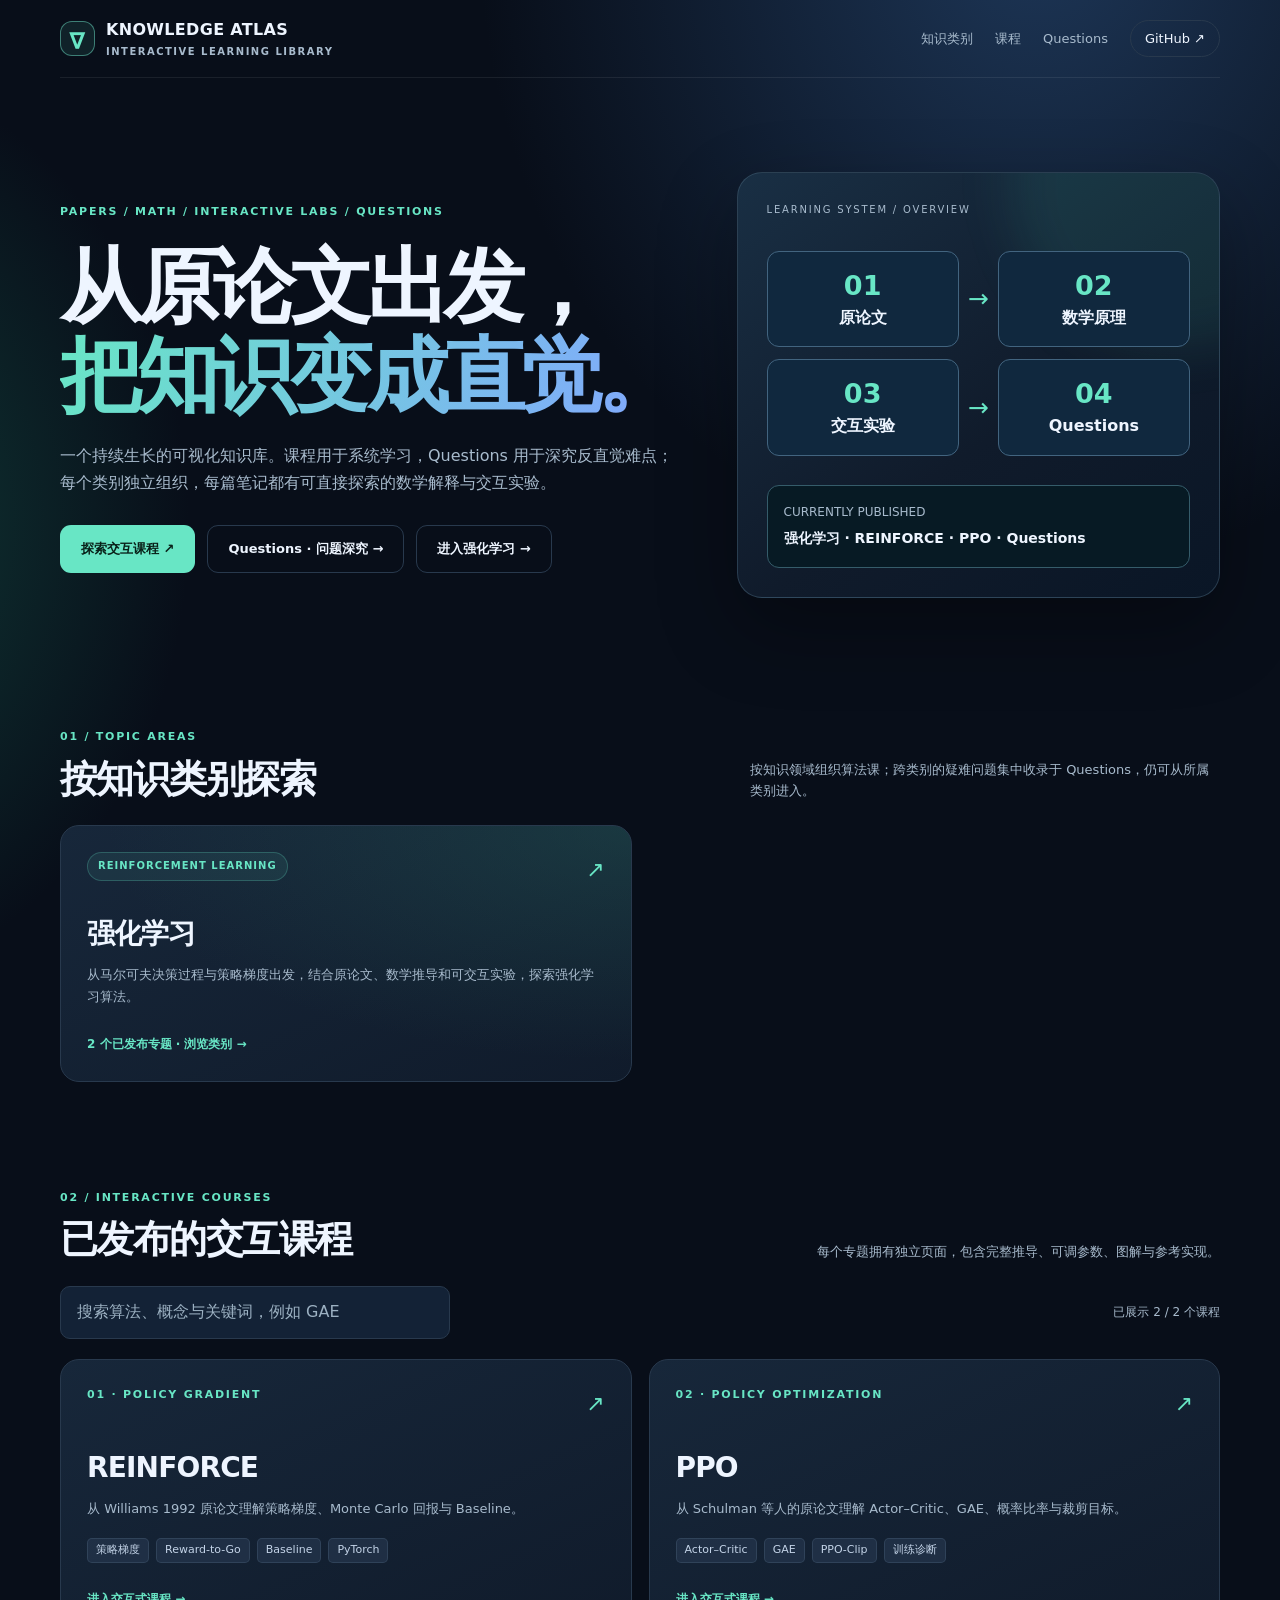
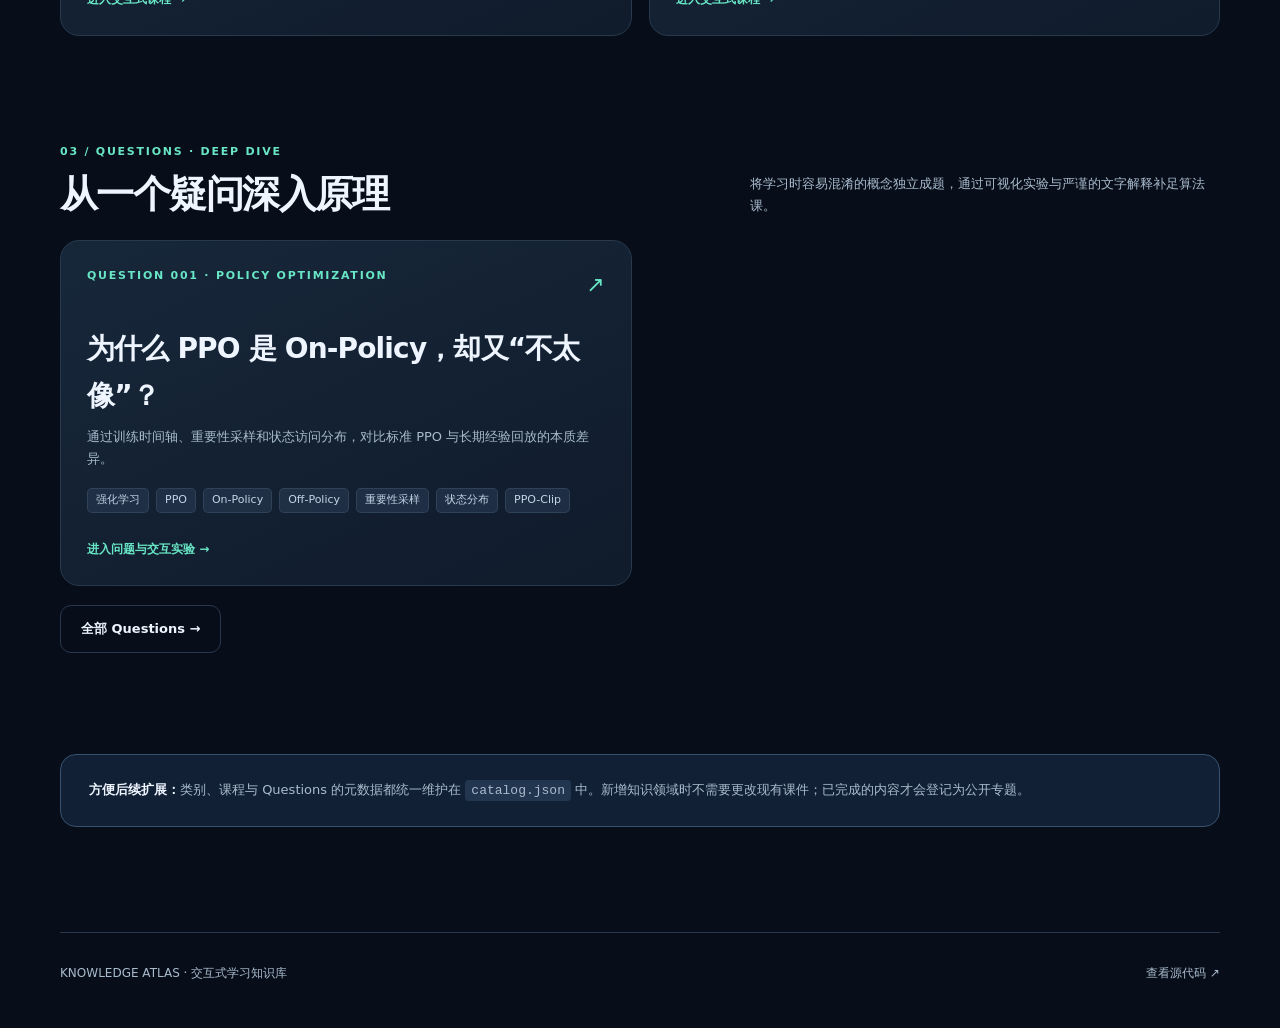
<file: index.html>
<!doctype html>
<html lang="zh-CN"><head><meta charset="utf-8"><meta name="viewport" content="width=device-width,initial-scale=1"><meta name="theme-color" content="#080e19"><meta name="description" content="交互式学习知识库：原论文、数学推导、可视化实验、可运行代码与 Questions 问题深究。已发布强化学习 REINFORCE、PPO 与 PPO On-Policy 专题。"><title>Knowledge Atlas · 交互式学习知识库</title><link rel="icon" href="favicon.svg" type="image/svg+xml"><link rel="stylesheet" href="assets/site.css"><script defer src="assets/site.js"></script><script>if(['#intro','#paper','#pipeline','#experiment','#derivation','#trajectory','#baseline','#implementation','#limitations','#theorem'].includes(location.hash)){location.replace('reinforcement-learning/reinforce/'+location.search+location.hash)}</script></head>
<body data-view="home" data-catalog-path="catalog.json" data-root-prefix=""><a class="skip" href="#main">跳转正文</a><header class="container topbar"><a class="brand" href="./"><span class="brand-mark">∇</span><span>KNOWLEDGE ATLAS<small>INTERACTIVE LEARNING LIBRARY</small></span></a><nav class="nav-links" aria-label="主导航"><a href="#categories">知识类别</a><a href="#courses">课程</a><a href="#questions">Questions</a><a class="nav-git" href="https://github.com/1998x-stack/reinforcement-learning-learning" target="_blank" rel="noopener noreferrer">GitHub ↗</a></nav></header>
<main id="main" class="container"><section class="hero" aria-labelledby="hero-title"><div><span class="eyebrow">PAPERS / MATH / INTERACTIVE LABS / QUESTIONS</span><h1 id="hero-title">从原论文出发，<br><em>把知识变成直觉。</em></h1><p>一个持续生长的可视化知识库。课程用于系统学习，Questions 用于深究反直觉难点；每个类别独立组织，每篇笔记都有可直接探索的数学解释与交互实验。</p><div class="actions"><a class="button primary" href="#courses">探索交互课程 ↗</a><a class="button" href="questions/">Questions · 问题深究 →</a><a class="button" href="reinforcement-learning/">进入强化学习 →</a></div></div><div class="hero-art" aria-label="从论文到数学、实验、问题深究与实现的知识路径"><div class="art-label">LEARNING SYSTEM / OVERVIEW</div><div class="art-flow"><div class="art-node"><strong>01</strong>原论文</div><span class="art-arrow">→</span><div class="art-node"><strong>02</strong>数学原理</div></div><div class="art-flow" style="margin-top:12px"><div class="art-node"><strong>03</strong>交互实验</div><span class="art-arrow">→</span><div class="art-node"><strong>04</strong>Questions</div></div><div class="art-bottom">CURRENTLY PUBLISHED<strong>强化学习 · REINFORCE · PPO · Questions</strong></div></div></section>
<section class="section" id="categories" aria-labelledby="categories-title"><div class="section-head"><div><span class="eyebrow">01 / TOPIC AREAS</span><h2 id="categories-title">按知识类别探索</h2></div><p>按知识领域组织算法课；跨类别的疑难问题集中收录于 Questions，仍可从所属类别进入。</p></div><div class="grid category-grid" id="categoryGrid"><a class="category-card surface-card" href="reinforcement-learning/"><div class="category-card-top"><span class="pill">REINFORCEMENT LEARNING</span><span class="card-arrow">↗</span></div><h3>强化学习</h3><p>从策略梯度、原论文与概率实验理解智能体如何学习。</p><div class="card-bottom">2 个已发布专题 · 浏览类别 →</div></a></div></section>
<section class="section" id="courses" aria-labelledby="courses-title"><div class="section-head"><div><span class="eyebrow">02 / INTERACTIVE COURSES</span><h2 id="courses-title">已发布的交互课程</h2></div><p>每个专题拥有独立页面，包含完整推导、可调参数、图解与参考实现。</p></div><div class="search-row"><input class="search" id="courseSearch" type="search" placeholder="搜索算法、概念与关键词，例如 GAE" aria-label="搜索已发布课程"><span class="count" id="resultCount" aria-live="polite">已发布 2 个课程</span></div><div class="grid" id="courseGrid"><a class="course-card surface-card" href="reinforcement-learning/reinforce/"><div class="course-card-top"><span class="eyebrow">01 · POLICY GRADIENT</span><span class="card-arrow">↗</span></div><h3>REINFORCE</h3><p>1992 原论文、对数梯度技巧、Reward-to-Go、Baseline 与策略概率交互实验。</p><div class="tags"><span class="tag">策略梯度</span><span class="tag">PyTorch</span></div><div class="card-bottom">进入交互式课程 →</div></a><a class="course-card surface-card" href="reinforcement-learning/ppo/"><div class="course-card-top"><span class="eyebrow">02 · POLICY OPTIMIZATION</span><span class="card-arrow">↗</span></div><h3>PPO</h3><p>2017 原论文、Actor–Critic、GAE、裁剪目标与交互训练分析。</p><div class="tags"><span class="tag">PPO-Clip</span><span class="tag">GAE</span></div><div class="card-bottom">进入交互式课程 →</div></a></div><p class="empty" id="emptyState" hidden>没有匹配的课程，请尝试其他关键词。</p></section>
<section class="section" id="questions" aria-labelledby="questions-title"><div class="section-head"><div><span class="eyebrow">03 / QUESTIONS · DEEP DIVE</span><h2 id="questions-title">从一个疑问深入原理</h2></div><p>将学习时容易混淆的概念独立成题，通过可视化实验与严谨的文字解释补足算法课。</p></div><div class="grid" id="questionGrid"><a class="course-card surface-card" href="questions/ppo-on-policy/"><div class="course-card-top"><span class="eyebrow">QUESTION 001 · POLICY OPTIMIZATION</span><span class="card-arrow">↗</span></div><h3>为什么 PPO 是 On-Policy，却又“不太像”？</h3><p>训练时间轴、重要性比率、状态分布与有限旧数据复用。</p><div class="tags"><span class="tag">PPO</span><span class="tag">On-Policy</span><span class="tag">状态分布</span></div><div class="card-bottom">进入问题与交互实验 →</div></a></div><div class="actions" style="margin-top:19px"><a class="button" href="questions/">全部 Questions →</a></div></section>
<section class="section"><div class="note"><strong>方便后续扩展：</strong>类别、课程与 Questions 的元数据都统一维护在 <code>catalog.json</code> 中。新增知识领域时不需要更改现有课件；已完成的内容才会登记为公开专题。</div></section></main><footer class="container footer"><span>KNOWLEDGE ATLAS · 交互式学习知识库</span><a href="https://github.com/1998x-stack/reinforcement-learning-learning" target="_blank" rel="noopener noreferrer">查看源代码 ↗</a></footer></body></html>
</file>
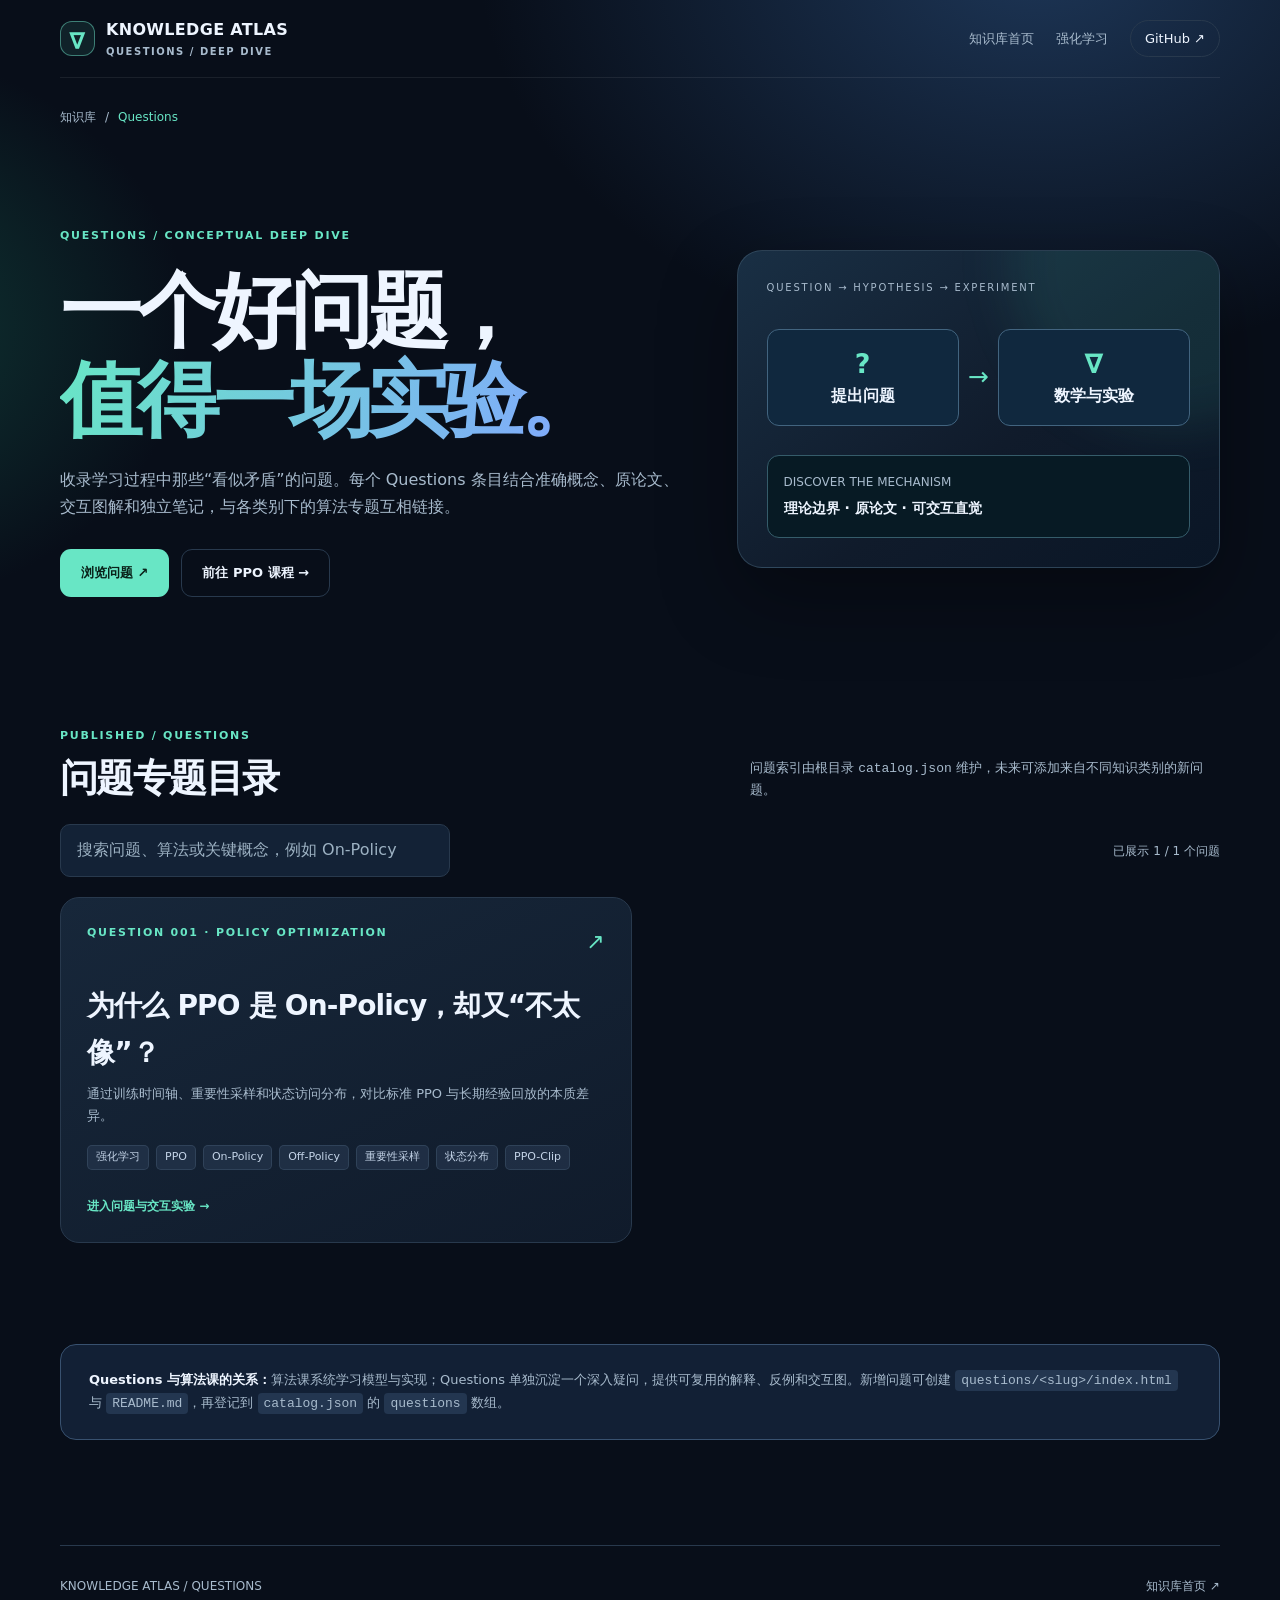
<file: questions/index.html>
<!doctype html><html lang="zh-CN"><head><meta charset="utf-8"><meta name="viewport" content="width=device-width,initial-scale=1"><meta name="theme-color" content="#080e19"><meta name="description" content="Knowledge Atlas Questions：从反直觉问题出发，连接论文精读、数学推导和可视化实验。"><title>Questions · Knowledge Atlas</title><link rel="icon" href="../favicon.svg" type="image/svg+xml"><link rel="stylesheet" href="../assets/site.css"><script defer src="../assets/site.js"></script></head><body data-view="questions" data-catalog-path="../catalog.json" data-root-prefix="../"><a class="skip" href="#main">跳转正文</a><header class="container topbar"><a class="brand" href="../"><span class="brand-mark">∇</span><span>KNOWLEDGE ATLAS<small>QUESTIONS / DEEP DIVE</small></span></a><nav class="nav-links" aria-label="主导航"><a href="../">知识库首页</a><a href="../reinforcement-learning/">强化学习</a><a class="nav-git" href="https://github.com/1998x-stack/reinforcement-learning-learning/tree/main/questions" target="_blank" rel="noopener noreferrer">GitHub ↗</a></nav></header><main class="container" id="main"><nav class="breadcrumbs" aria-label="面包屑"><a href="../">知识库</a><span>/</span><span>Questions</span></nav><section class="hero" aria-labelledby="questionsTitle"><div><span class="eyebrow">QUESTIONS / CONCEPTUAL DEEP DIVE</span><h1 id="questionsTitle">一个好问题，<br><em>值得一场实验。</em></h1><p>收录学习过程中那些“看似矛盾”的问题。每个 Questions 条目结合准确概念、原论文、交互图解和独立笔记，与各类别下的算法专题互相链接。</p><div class="actions"><a class="button primary" href="#questionList">浏览问题 ↗</a><a class="button" href="../reinforcement-learning/ppo/">前往 PPO 课程 →</a></div></div><div class="hero-art" aria-label="从疑问到实验和结论的可视化路径"><div class="art-label">QUESTION → HYPOTHESIS → EXPERIMENT</div><div class="art-flow"><div class="art-node"><strong>?</strong>提出问题</div><span class="art-arrow">→</span><div class="art-node"><strong>∇</strong>数学与实验</div></div><div class="art-bottom">DISCOVER THE MECHANISM<strong>理论边界 · 原论文 · 可交互直觉</strong></div></div></section><section class="section" id="questionList"><div class="section-head"><div><span class="eyebrow">PUBLISHED / QUESTIONS</span><h2>问题专题目录</h2></div><p>问题索引由根目录 <code>catalog.json</code> 维护，未来可添加来自不同知识类别的新问题。</p></div><div class="search-row"><input id="questionSearch" class="search" type="search" placeholder="搜索问题、算法或关键概念，例如 On-Policy" aria-label="搜索问题专题"><span class="count" id="questionCount" aria-live="polite">已发布 1 个问题</span></div><div class="grid" id="questionGrid"><a class="course-card surface-card" href="ppo-on-policy/"><div class="course-card-top"><span class="eyebrow">QUESTION 001 · 强化学习</span><span class="card-arrow">↗</span></div><h3>为什么 PPO 是 On-Policy，却又“不太像”？</h3><p>从采样时间轴、动作比率和状态分布，理解 PPO 在一个 rollout 内的有限旧数据复用。</p><div class="tags"><span class="tag">PPO</span><span class="tag">On-Policy</span><span class="tag">重要性采样</span></div><div class="card-bottom">进入问题与交互实验 →</div></a></div><p class="empty" id="questionEmpty" hidden>没有匹配的问题，请尝试其他关键词。</p></section><section class="section"><div class="note"><strong>Questions 与算法课的关系：</strong>算法课系统学习模型与实现；Questions 单独沉淀一个深入疑问，提供可复用的解释、反例和交互图。新增问题可创建 <code>questions/&lt;slug&gt;/index.html</code> 与 <code>README.md</code>，再登记到 <code>catalog.json</code> 的 <code>questions</code> 数组。</div></section></main><footer class="container footer"><span>KNOWLEDGE ATLAS / QUESTIONS</span><a href="../">知识库首页 ↗</a></footer></body></html>
</file>
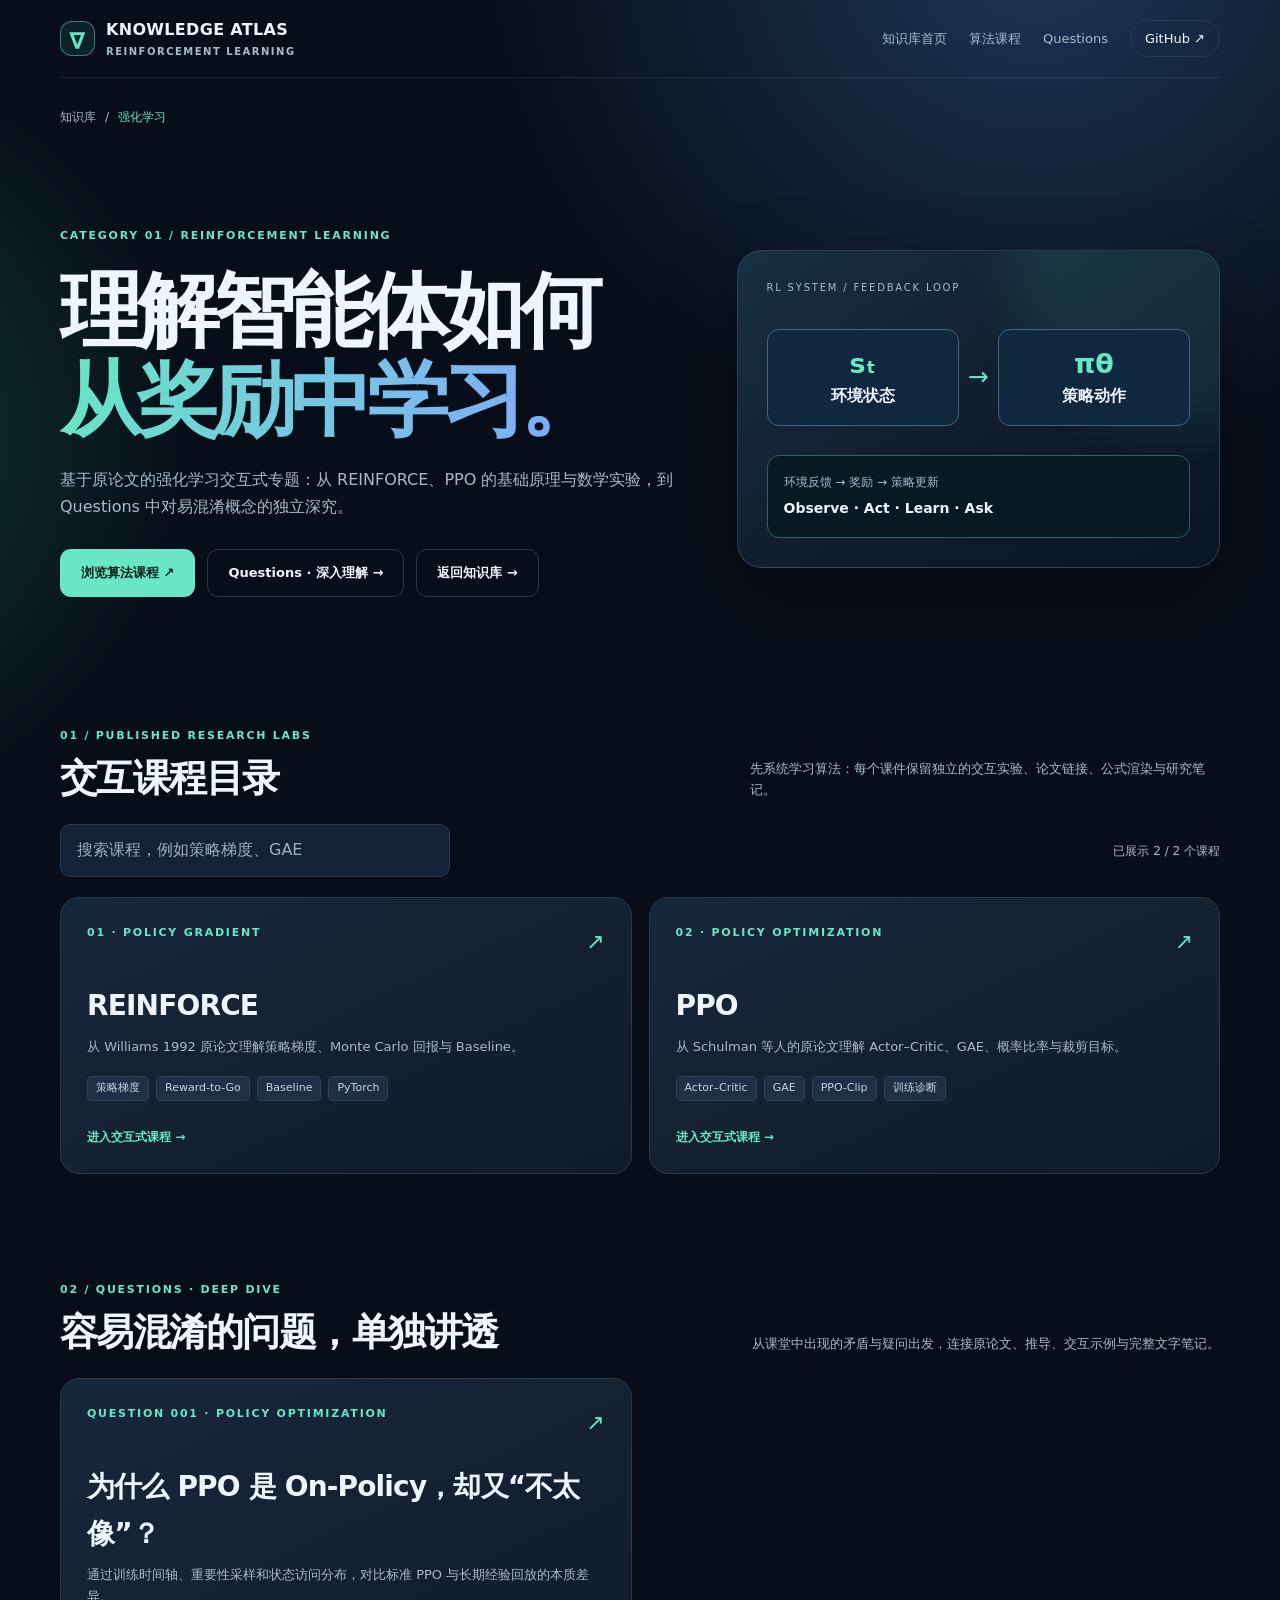
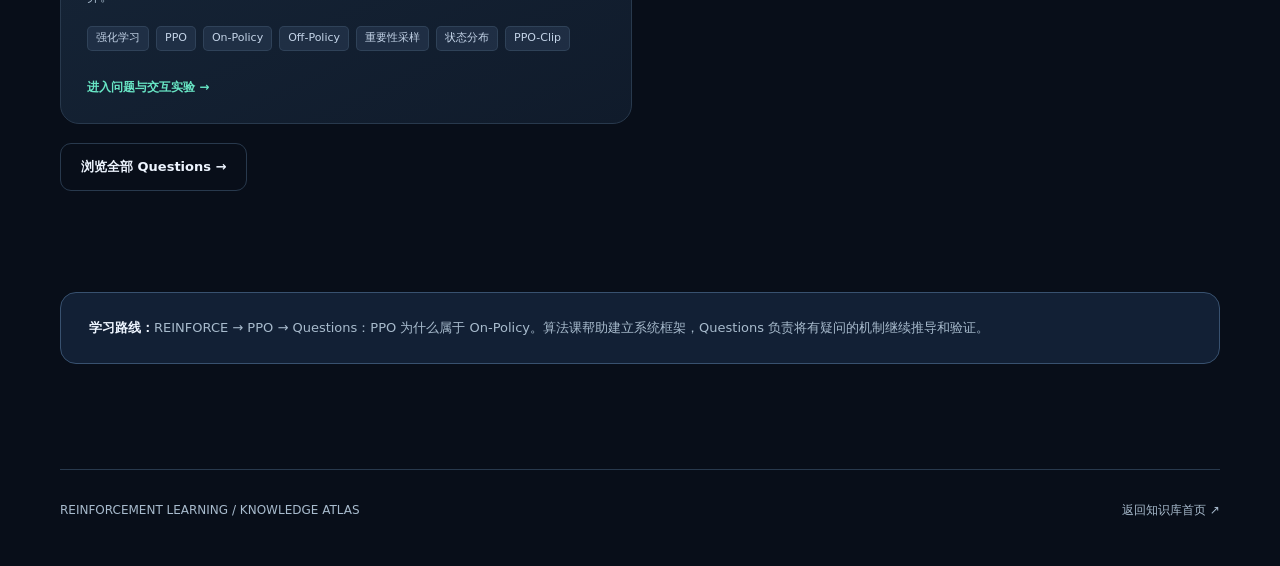
<file: reinforcement-learning/index.html>
<!doctype html><html lang="zh-CN"><head><meta charset="utf-8"><meta name="viewport" content="width=device-width,initial-scale=1"><meta name="theme-color" content="#080e19"><meta name="description" content="强化学习交互课程与 Questions 索引：REINFORCE、PPO 原论文精读、可视化实验和 PPO On-Policy 疑难问题。"><title>强化学习 · Knowledge Atlas</title><link rel="icon" href="../favicon.svg" type="image/svg+xml"><link rel="stylesheet" href="../assets/site.css"><script defer src="../assets/site.js"></script></head><body data-view="category" data-category="reinforcement-learning" data-catalog-path="../catalog.json" data-root-prefix="../"><a class="skip" href="#main">跳转正文</a><header class="container topbar"><a class="brand" href="../"><span class="brand-mark">∇</span><span>KNOWLEDGE ATLAS<small>REINFORCEMENT LEARNING</small></span></a><nav class="nav-links" aria-label="主导航"><a href="../">知识库首页</a><a href="#courses">算法课程</a><a href="#questions">Questions</a><a class="nav-git" href="https://github.com/1998x-stack/reinforcement-learning-learning" target="_blank" rel="noopener noreferrer">GitHub ↗</a></nav></header><main class="container" id="main"><nav class="breadcrumbs" aria-label="面包屑导航"><a href="../">知识库</a><span>/</span><span>强化学习</span></nav><section class="hero" aria-labelledby="title"><div><span class="eyebrow">CATEGORY 01 / REINFORCEMENT LEARNING</span><h1 id="title">理解智能体如何<br><em>从奖励中学习。</em></h1><p>基于原论文的强化学习交互式专题：从 REINFORCE、PPO 的基础原理与数学实验，到 Questions 中对易混淆概念的独立深究。</p><div class="actions"><a class="button primary" href="#courses">浏览算法课程 ↗</a><a class="button" href="#questions">Questions · 深入理解 →</a><a class="button" href="../">返回知识库 →</a></div></div><div class="hero-art" aria-label="强化学习的状态、策略与奖励循环"><div class="art-label">RL SYSTEM / FEEDBACK LOOP</div><div class="art-flow"><div class="art-node"><strong>sₜ</strong>环境状态</div><span class="art-arrow">→</span><div class="art-node"><strong>πθ</strong>策略动作</div></div><div class="art-bottom">环境反馈 → 奖励 → 策略更新<strong>Observe · Act · Learn · Ask</strong></div></div></section><section class="section" id="courses"><div class="section-head"><div><span class="eyebrow">01 / PUBLISHED RESEARCH LABS</span><h2>交互课程目录</h2></div><p>先系统学习算法：每个课件保留独立的交互实验、论文链接、公式渲染与研究笔记。</p></div><div class="search-row"><input class="search" id="courseSearch" type="search" placeholder="搜索课程，例如策略梯度、GAE" aria-label="搜索强化学习课程"><span class="count" id="resultCount" aria-live="polite">已发布 2 个课程</span></div><div class="grid" id="courseGrid"><a class="course-card surface-card" href="reinforce/"><span class="eyebrow">01 · POLICY GRADIENT</span><h3>REINFORCE</h3><p>Williams 1992 原论文、Monte Carlo 回报、Baseline、策略概率实验与代码。</p><div class="card-bottom">进入交互式课程 →</div></a><a class="course-card surface-card" href="ppo/"><span class="eyebrow">02 · POLICY OPTIMIZATION</span><h3>PPO</h3><p>Schulman 等人 2017 原论文、Actor–Critic、GAE、Clip 目标与训练实验。</p><div class="card-bottom">进入交互式课程 →</div></a></div><p class="empty" id="emptyState" hidden>没有匹配的课程，请更换关键词。</p></section><section class="section" id="questions"><div class="section-head"><div><span class="eyebrow">02 / QUESTIONS · DEEP DIVE</span><h2>容易混淆的问题，单独讲透</h2></div><p>从课堂中出现的矛盾与疑问出发，连接原论文、推导、交互示例与完整文字笔记。</p></div><div class="grid" id="questionGrid"><a class="course-card surface-card" href="../questions/ppo-on-policy/"><span class="eyebrow">QUESTION 001 · POLICY OPTIMIZATION</span><h3>为什么 PPO 是 On-Policy，却又“不太像”？</h3><p>采样与更新的时间轴、动作重要性比率、状态分布与长期经验回放。</p><div class="tags"><span class="tag">PPO</span><span class="tag">On-Policy</span><span class="tag">重要性采样</span></div><div class="card-bottom">进入交互式问题专题 →</div></a></div><div class="actions" style="margin-top:19px"><a class="button" href="../questions/">浏览全部 Questions →</a></div></section><section class="section"><div class="note"><strong>学习路线：</strong>REINFORCE → PPO → Questions：PPO 为什么属于 On-Policy。算法课帮助建立系统框架，Questions 负责将有疑问的机制继续推导和验证。</div></section></main><footer class="container footer"><span>REINFORCEMENT LEARNING / KNOWLEDGE ATLAS</span><a href="../">返回知识库首页 ↗</a></footer></body></html>
</file>
<file: assets/site.css>
:root{color-scheme:dark;--bg:#080e19;--surface:#101b2b;--surface2:#15243a;--stroke:#28394d;--ink:#eef5ff;--muted:#a8bbcd;--mint:#68e6c5;--blue:#82a6ff;--max:1160px;font-family:Inter,ui-sans-serif,system-ui,-apple-system,BlinkMacSystemFont,"Segoe UI",sans-serif}*{box-sizing:border-box}html{scroll-behavior:smooth}body{margin:0;background:radial-gradient(ellipse 56% 32% at 81% -3%,#1d3657 0%,transparent 78%),radial-gradient(ellipse 36% 22% at -14% 20%,#103c38 0%,transparent 80%),var(--bg);color:var(--ink);line-height:1.68}a{color:inherit;text-decoration:none}a:focus-visible,input:focus-visible{outline:2px solid var(--mint);outline-offset:4px}button,input{font:inherit}button{cursor:pointer}.skip{position:absolute;left:12px;top:-64px;padding:10px 15px;background:var(--mint);color:#071019;z-index:20}.skip:focus{top:10px}.container{width:min(calc(100% - 48px),var(--max));margin-inline:auto}.topbar{height:78px;border-bottom:1px solid #ffffff13;display:flex;align-items:center;justify-content:space-between;gap:20px}.brand{display:inline-flex;align-items:center;gap:11px;font-weight:800;letter-spacing:.02em}.brand-mark{width:35px;height:35px;border:1px solid #72e9cd77;display:grid;place-items:center;border-radius:12px;background:#63e6c518;color:var(--mint);font-size:23px}.brand small{display:block;font-size:10px;font-weight:600;letter-spacing:.15em;color:var(--muted)}.nav-links{display:flex;align-items:center;gap:22px;font-size:13px;color:var(--muted)}.nav-links a:hover,.breadcrumbs a:hover{color:var(--mint)}.nav-links .nav-git{border:1px solid var(--stroke);border-radius:30px;padding:7px 14px;color:var(--ink)}.hero{padding:94px 0 88px;display:grid;grid-template-columns:minmax(0,1.3fr) minmax(295px,1fr);gap:48px;align-items:center}.eyebrow,.overline{font-size:11px;font-weight:800;letter-spacing:.16em;color:var(--mint);text-transform:uppercase}.hero h1{font-size:clamp(44px,6.8vw,82px);line-height:1.08;letter-spacing:-.065em;margin:19px 0 23px}.hero h1 em{font-style:normal;background:linear-gradient(110deg,var(--mint),var(--blue));color:transparent;background-clip:text}.hero p{max-width:620px;font-size:16px;color:var(--muted);margin:0 0 28px}.actions{display:flex;flex-wrap:wrap;gap:12px}.button{padding:12px 20px;border-radius:11px;border:1px solid var(--stroke);font-size:13px;font-weight:700;transition:transform .2s,border-color .2s}.button:hover{transform:translateY(-2px);border-color:var(--mint)}.button.primary{background:var(--mint);color:#092119;border-color:transparent}.hero-art{position:relative;min-height:308px;border:1px solid #45617588;border-radius:25px;background:linear-gradient(145deg,#192f44 0%,#101b2b 58%,#0a1626);overflow:hidden;padding:29px;box-shadow:0 30px 80px #0005}.hero-art:before{content:'';position:absolute;width:330px;height:330px;border-radius:50%;background:#4ad9bb1a;filter:blur(25px);top:-154px;right:-120px}.art-label{position:relative;font-size:10px;letter-spacing:.18em;color:var(--muted)}.art-flow{position:relative;display:grid;grid-template-columns:1fr auto 1fr;align-items:center;gap:9px;margin-top:32px}.art-node{padding:15px;border:1px solid #42647f;border-radius:12px;background:#10283e;text-align:center;font-weight:700}.art-node strong{font-size:27px;color:var(--mint);display:block;line-height:1.4}.art-arrow{color:var(--mint);font-size:25px}.art-bottom{position:relative;margin-top:29px;border:1px solid #355c6a;background:#071a24;border-radius:12px;padding:16px;color:var(--muted);font-size:12px}.art-bottom strong{display:block;color:var(--ink);font-size:14px;margin-top:5px}.section{padding:36px 0 65px;scroll-margin-top:30px}.section-head{display:flex;justify-content:space-between;gap:20px;align-items:end;margin-bottom:23px}.section-head h2{font-size:clamp(27px,3.7vw,38px);line-height:1.2;letter-spacing:-.04em;margin:8px 0 0}.section-head p{max-width:470px;color:var(--muted);font-size:13px;margin:0}.grid{display:grid;grid-template-columns:repeat(2,minmax(0,1fr));gap:17px}.category-grid{grid-template-columns:repeat(2,minmax(0,1fr))}.surface-card{display:flex;flex-direction:column;min-width:0;min-height:225px;padding:26px;border:1px solid var(--stroke);border-radius:19px;background:linear-gradient(155deg,#17273a,#101b2b);transition:transform .22s,border-color .22s,box-shadow .22s}.surface-card:hover{transform:translateY(-4px);border-color:#62d9c399;box-shadow:0 17px 50px #0004}.category-card{min-height:228px;background:radial-gradient(ellipse at 100% 0%,#245e5761,transparent 65%),linear-gradient(155deg,#17273a,#101b2b)}.course-card{min-height:252px}.category-card-top,.course-card-top{display:flex;justify-content:space-between;align-items:start;gap:12px}.card-arrow{font-size:22px;color:var(--mint)}.pill{border:1px solid #66e2c53d;background:#66e2c514;border-radius:40px;padding:5px 10px;color:var(--mint);font-size:10px;letter-spacing:.1em;font-weight:800}.surface-card h3{margin:21px 0 7px;font-size:28px;letter-spacing:-.03em}.surface-card p{color:var(--muted);font-size:13px;line-height:1.7;margin:0}.card-bottom{margin-top:auto;padding-top:26px;font-size:12px;font-weight:700;color:var(--mint)}.tags{display:flex;flex-wrap:wrap;gap:7px;margin-top:18px}.tag{background:#263750a8;border:1px solid #49607866;color:#c4d4e8;font-size:11px;border-radius:5px;padding:2px 8px}.search-row{display:flex;gap:16px;justify-content:space-between;align-items:center;margin:0 0 20px}.search{min-width:0;width:min(100%,390px);border:1px solid var(--stroke);background:#132236;color:var(--ink);padding:12px 16px;border-radius:10px}.search::placeholder{color:#9cb1c2}.count{color:var(--muted);font-size:12px}.empty{border:1px dashed #3b536e;border-radius:14px;padding:25px;color:var(--muted)}[hidden]{display:none!important}.note{padding:24px 28px;border:1px solid #38516f;border-radius:16px;background:#122035;color:var(--muted);font-size:13px}.note strong{color:var(--ink)}.note code{background:#233650;border-radius:4px;padding:3px 6px}.breadcrumbs{display:flex;flex-wrap:wrap;gap:9px;align-items:center;color:var(--muted);font-size:12px;padding-top:29px}.breadcrumbs span:last-child{color:var(--mint)}.footer{margin-top:40px;padding:30px 0 46px;border-top:1px solid var(--stroke);display:flex;align-items:center;justify-content:space-between;gap:20px;color:var(--muted);font-size:12px}.footer a:hover{color:var(--mint)}@media(max-width:760px){.container{width:min(calc(100% - 32px),var(--max))}.topbar{height:72px}.nav-links{gap:12px}.nav-links a:not(.nav-git){display:none}.hero{padding:54px 0;grid-template-columns:1fr;gap:30px}.hero-art{min-height:260px}.section{padding:28px 0 42px}.section-head{display:block}.section-head p{margin-top:13px}.grid,.category-grid{grid-template-columns:1fr}.search-row{display:block}.search{width:100%}.count{display:block;margin-top:10px}.footer{align-items:start;flex-direction:column}}@media(prefers-reduced-motion:reduce){*,*:before,*:after{scroll-behavior:auto!important;transition:none!important}}
</file>
